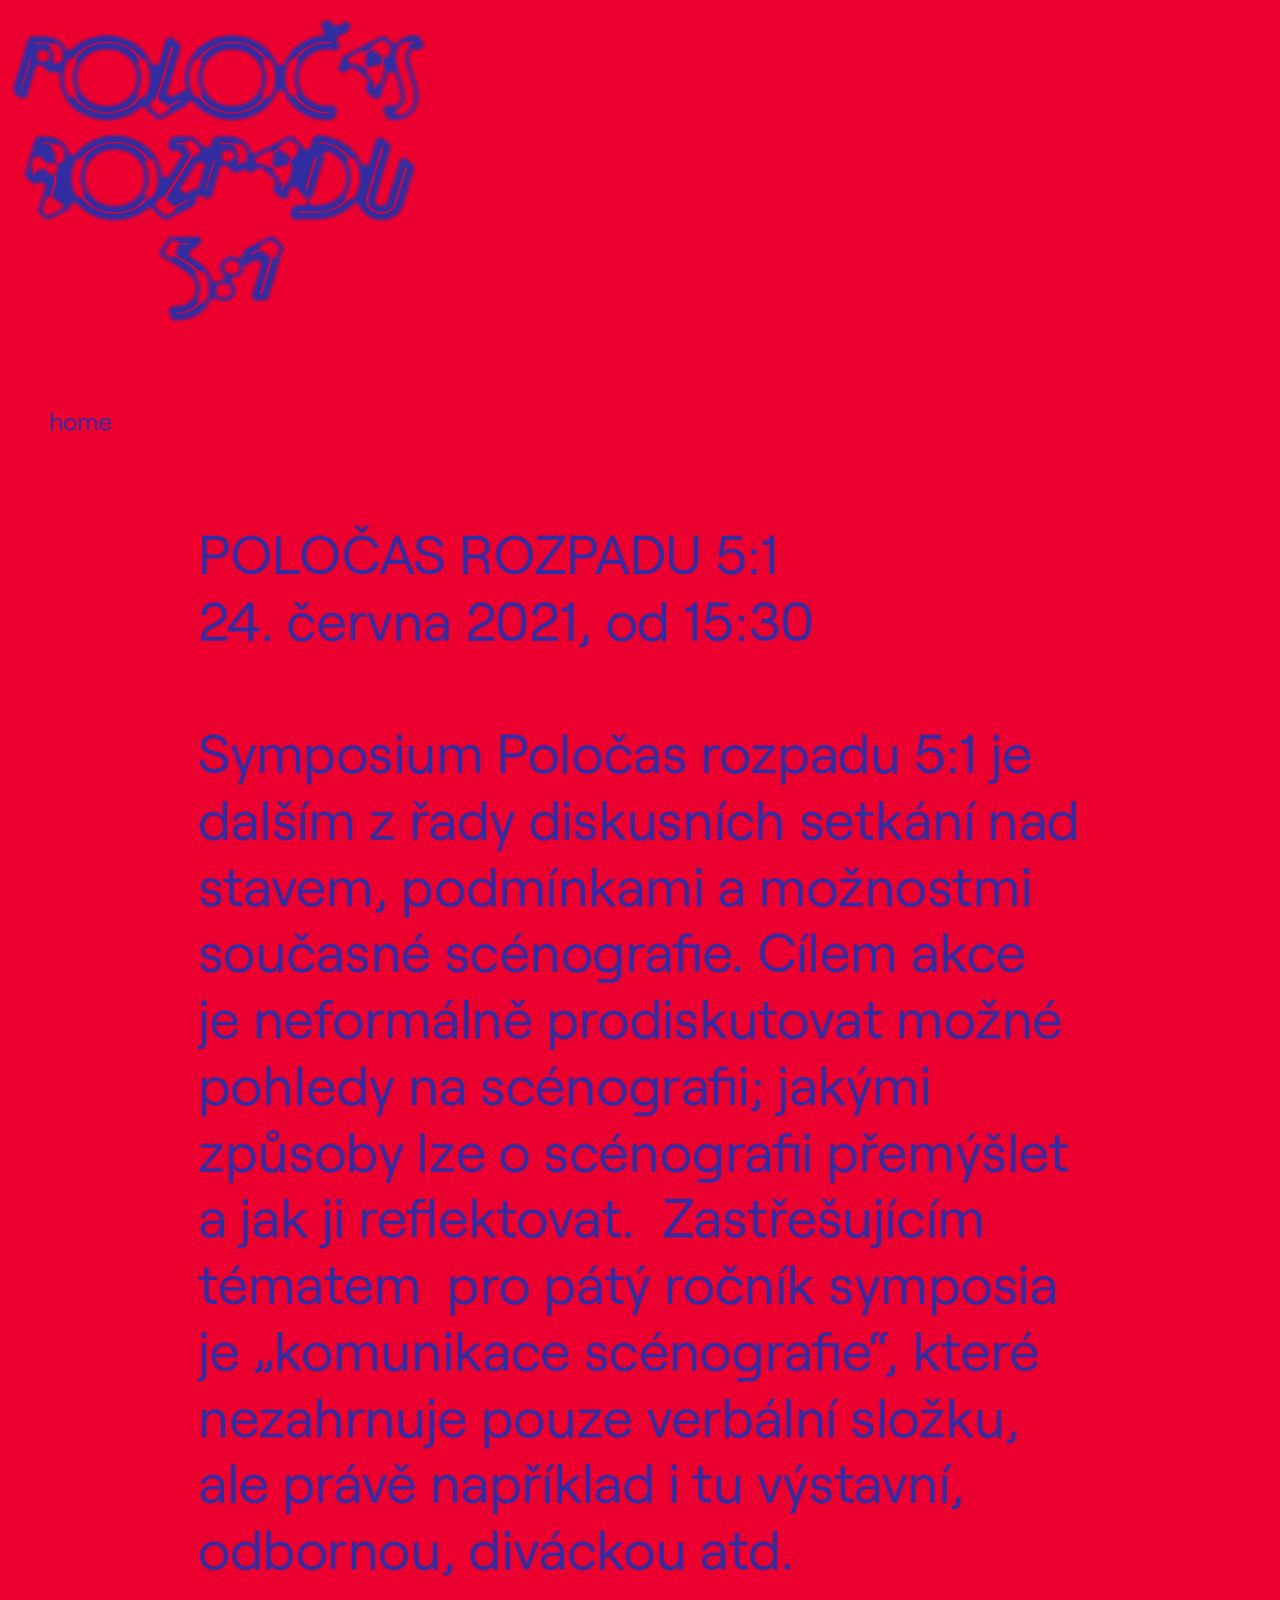
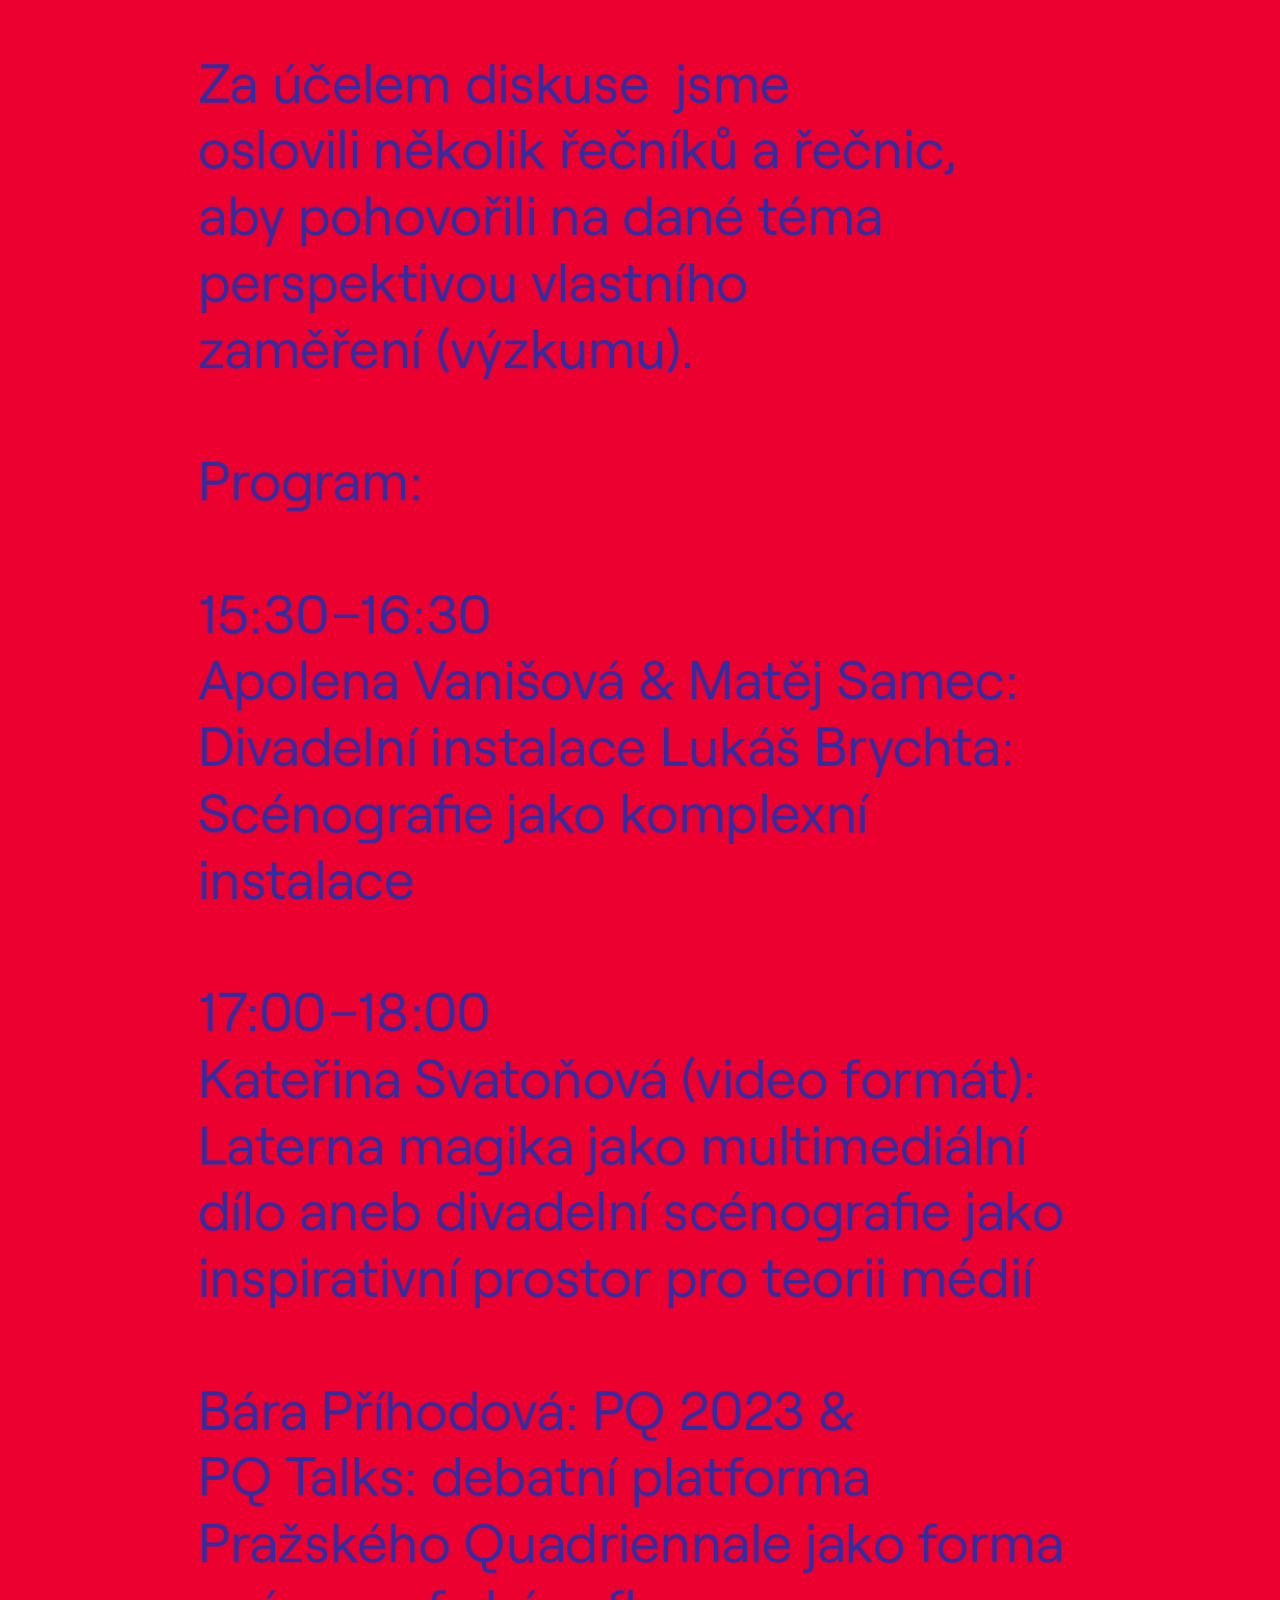
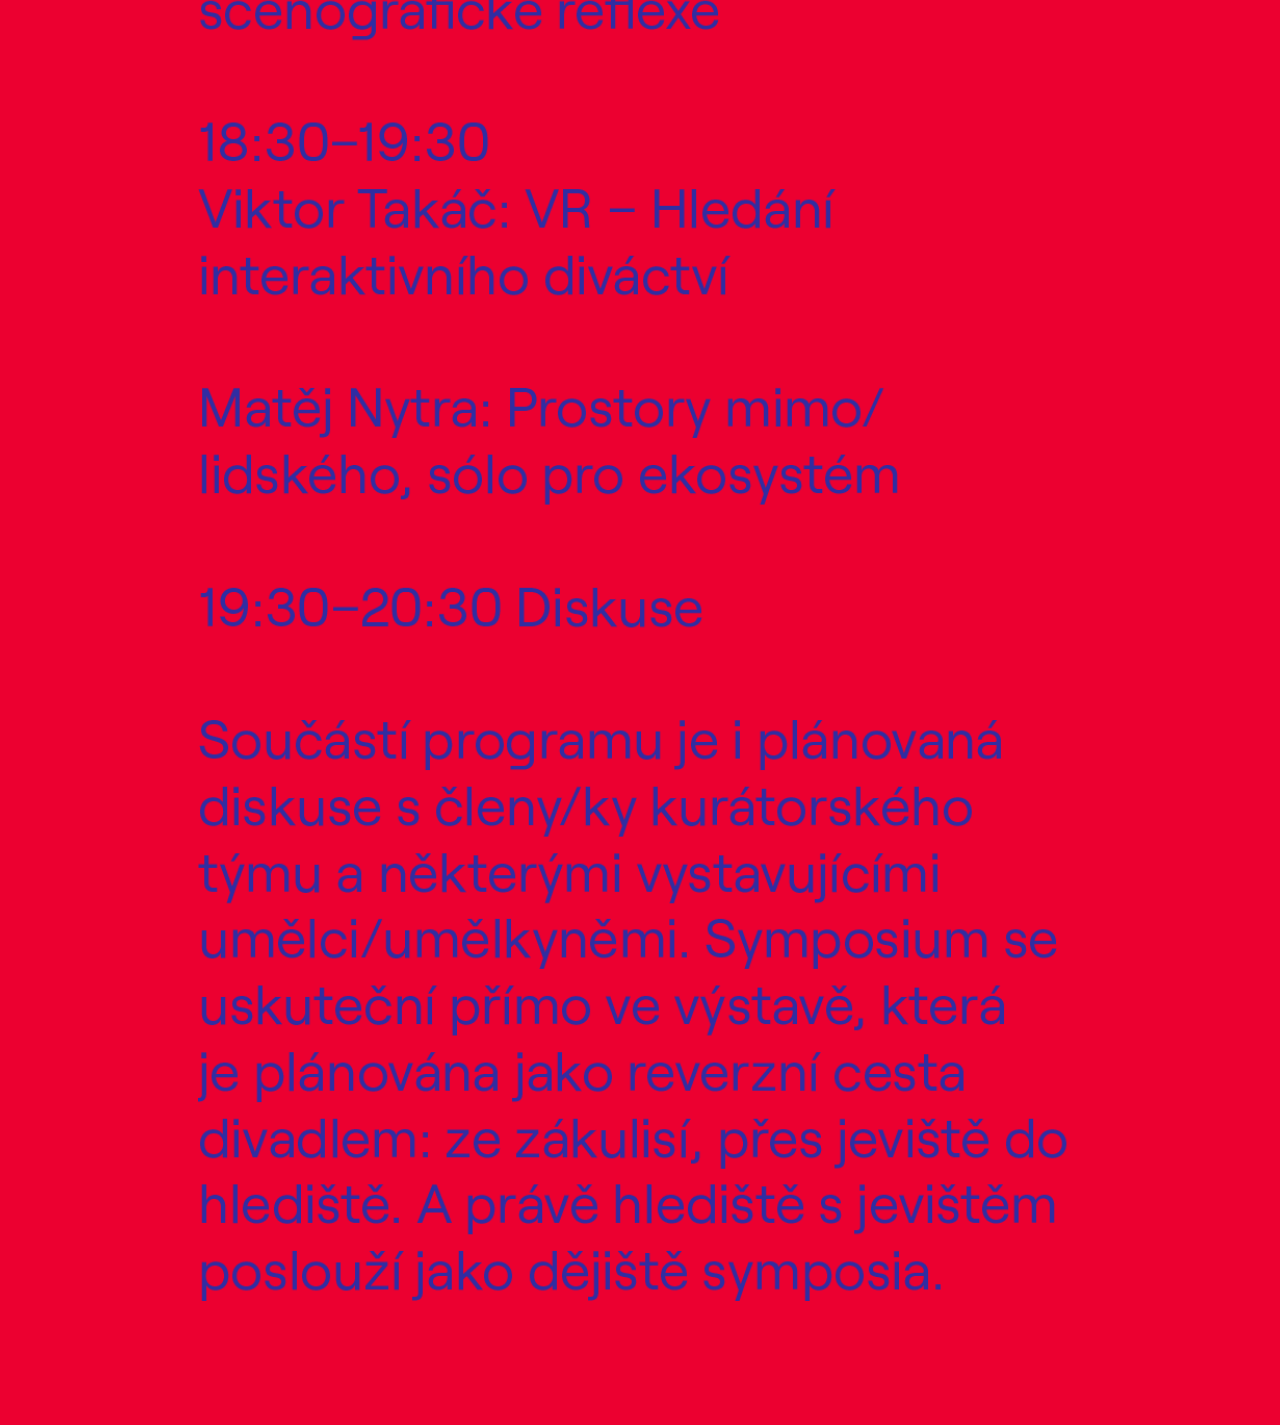
<file: Sympozium polocÌŒas rozpadu 5.1.html>
<!DOCTYPE html><html>  <head>    <meta http-equiv="content-type" content="text/html; charset=windows-1252">    <meta name="viewport" content="width=device-width, initial-scale=1">    <style>      @font-face {   font-family: myFirstFont;   src: url(Roobert-Regular.woff);}* {   font-family: myFirstFont;}.container {  position: relative;  width: 100%;  overflow: hidden;  padding-top: 56.25%; /* 16:9 Aspect Ratio */}.responsive-iframe {  position: absolute;  top: 0;  left: 0;  bottom: 0;  right: 0;  width: 100%;  height: 100%;  border: none;}</style> <title>Sympozium polo&#269;as rozpadu 5.1</title>    <style>.center {  margin: auto;  width: 60%;  border: 0px solid #73AD21;  padding: 10px;}</style> </head>  <body style="                                                 background-color:#ec0030;">    <p style="text-align: left;"><img src="symposium_nadpis.png" alt="" style="width: 423px; height: 314px;"></p>    <h1 style="text-align: left;"><span style="font-family: Helvetica,Arial,sans-serif;"><span          style="color: #ec0730;"><a            href="index.html"><img              src="button%20home.png"              alt=""              style="width: 150px; height: 135px;"></a></span></span></h1>    <p style="text-align: center;"><img src="symposium_text_OPRAVA.png" alt="" style="width: 70%; height: auto;"></p>    <br>  </body></html>
</file>
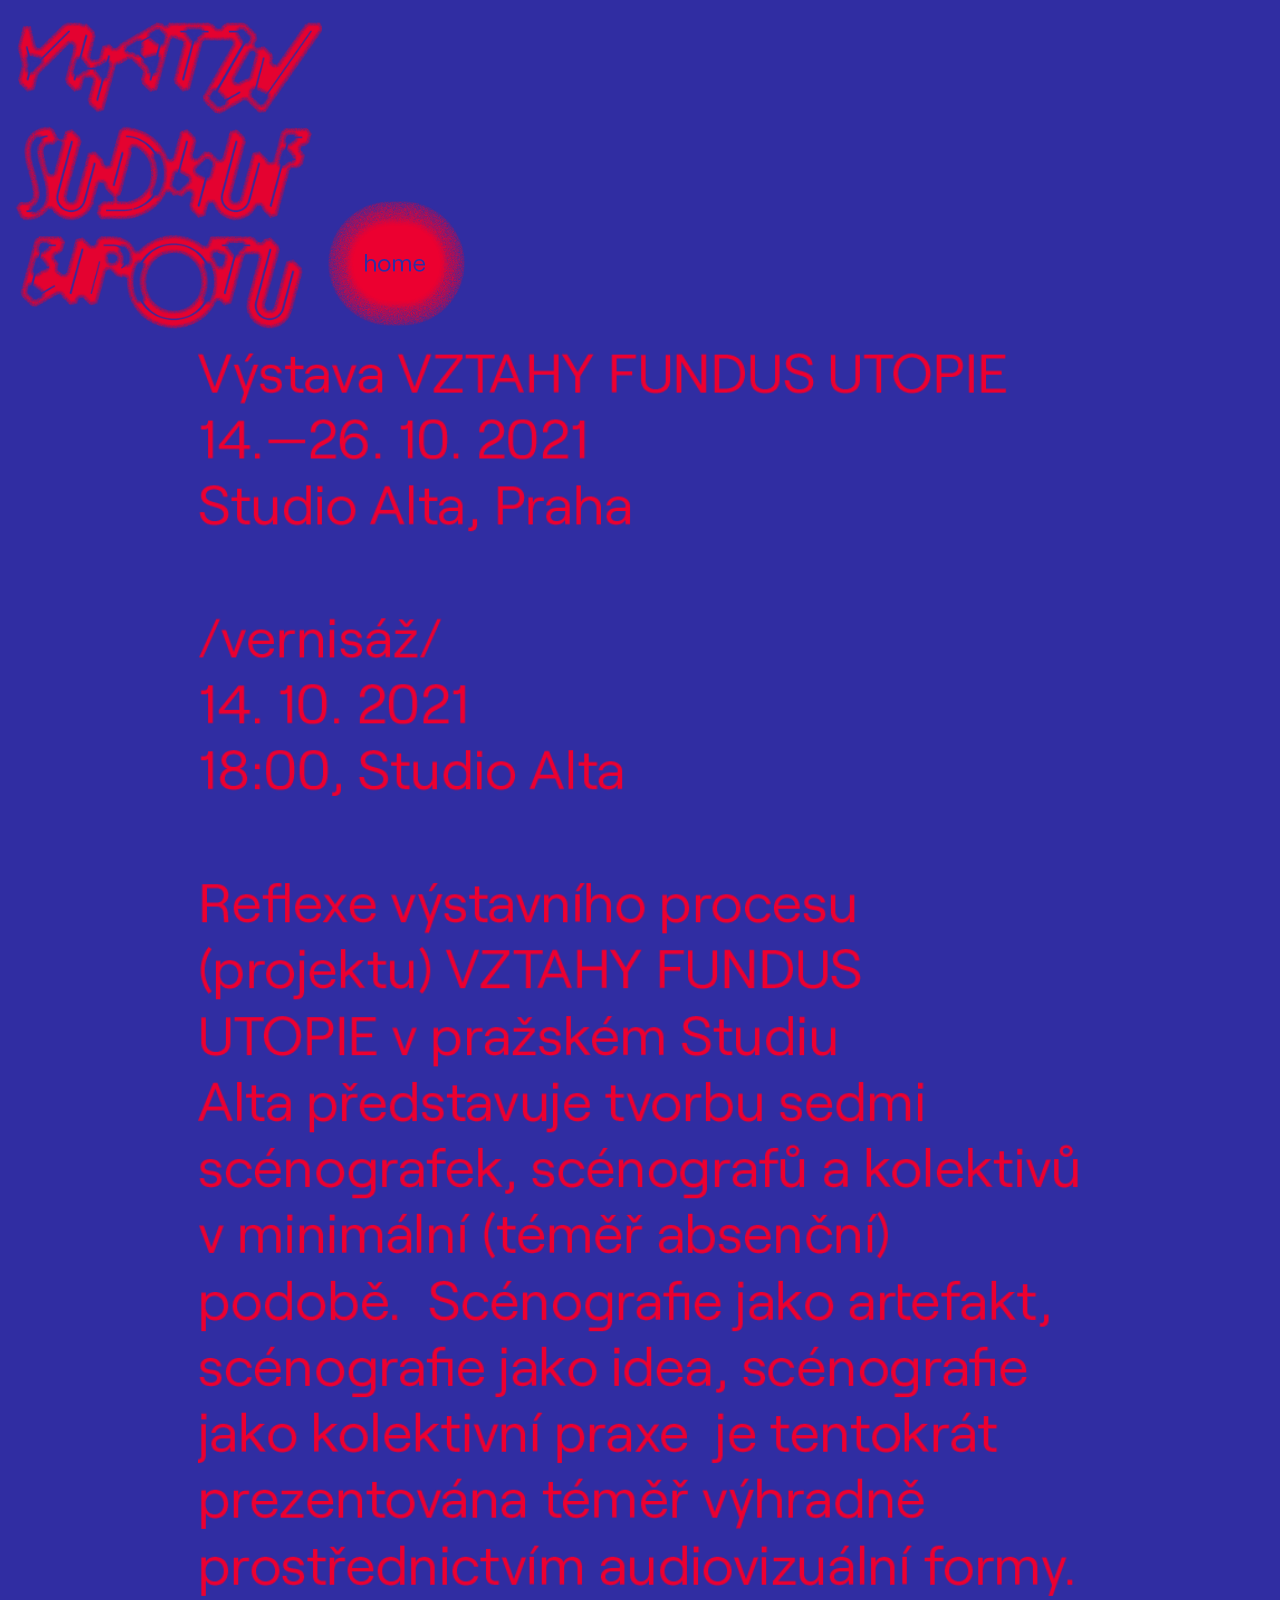
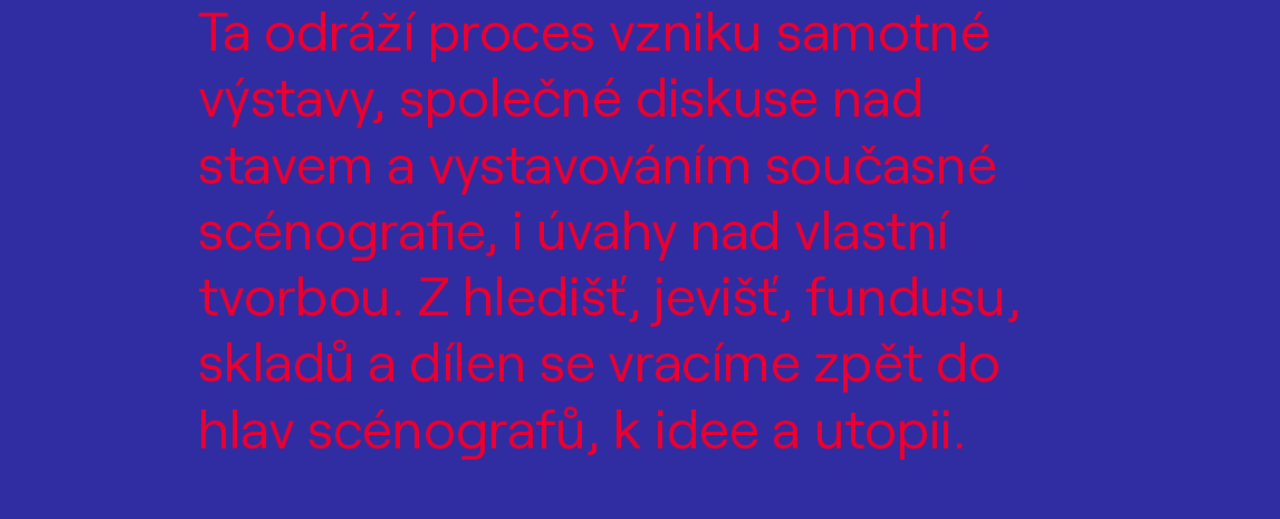
<file: Vztahy Fundus Utopie Praha.html>
<!DOCTYPE html><html>  <head>    <meta http-equiv="content-type" content="text/html; charset=windows-1252">    <meta name="viewport" content="width=device-width, initial-scale=1">    <style>      @font-face {   font-family: myFirstFont;   src: url(Roobert-Regular.woff);}* {   font-family: myFirstFont;}.container {  position: relative;  width: 100%;  overflow: hidden;  padding-top: 56.25%; /* 16:9 Aspect Ratio */}.responsive-iframe {  position: absolute;  top: 0;  left: 0;  bottom: 0;  right: 0;  width: 100%;  height: 100%;  border: none;}</style> <title>Vztahy Fundus Utopie Praha</title>    <style>.center {  margin: auto;  width: 60%;  border: 0px solid #73AD21;  padding: 10px;}</style> </head>  <body style="                                                     background-color:#302da2;">    <p style="text-align: left;"><img src="nadpis_vystava%20Praha.png" alt="" style="width: 314px; height: 314px;"><a        href="index.html"><img          src="button%20home.png"          alt=""          style="width: 150px; height: 135px;"></a></p>    <p style="text-align: center;"><img src="text_vystava%20Praha.png" alt="" style="width: 70%; height: auto;"></p>    <br>  </body></html>
</file>
